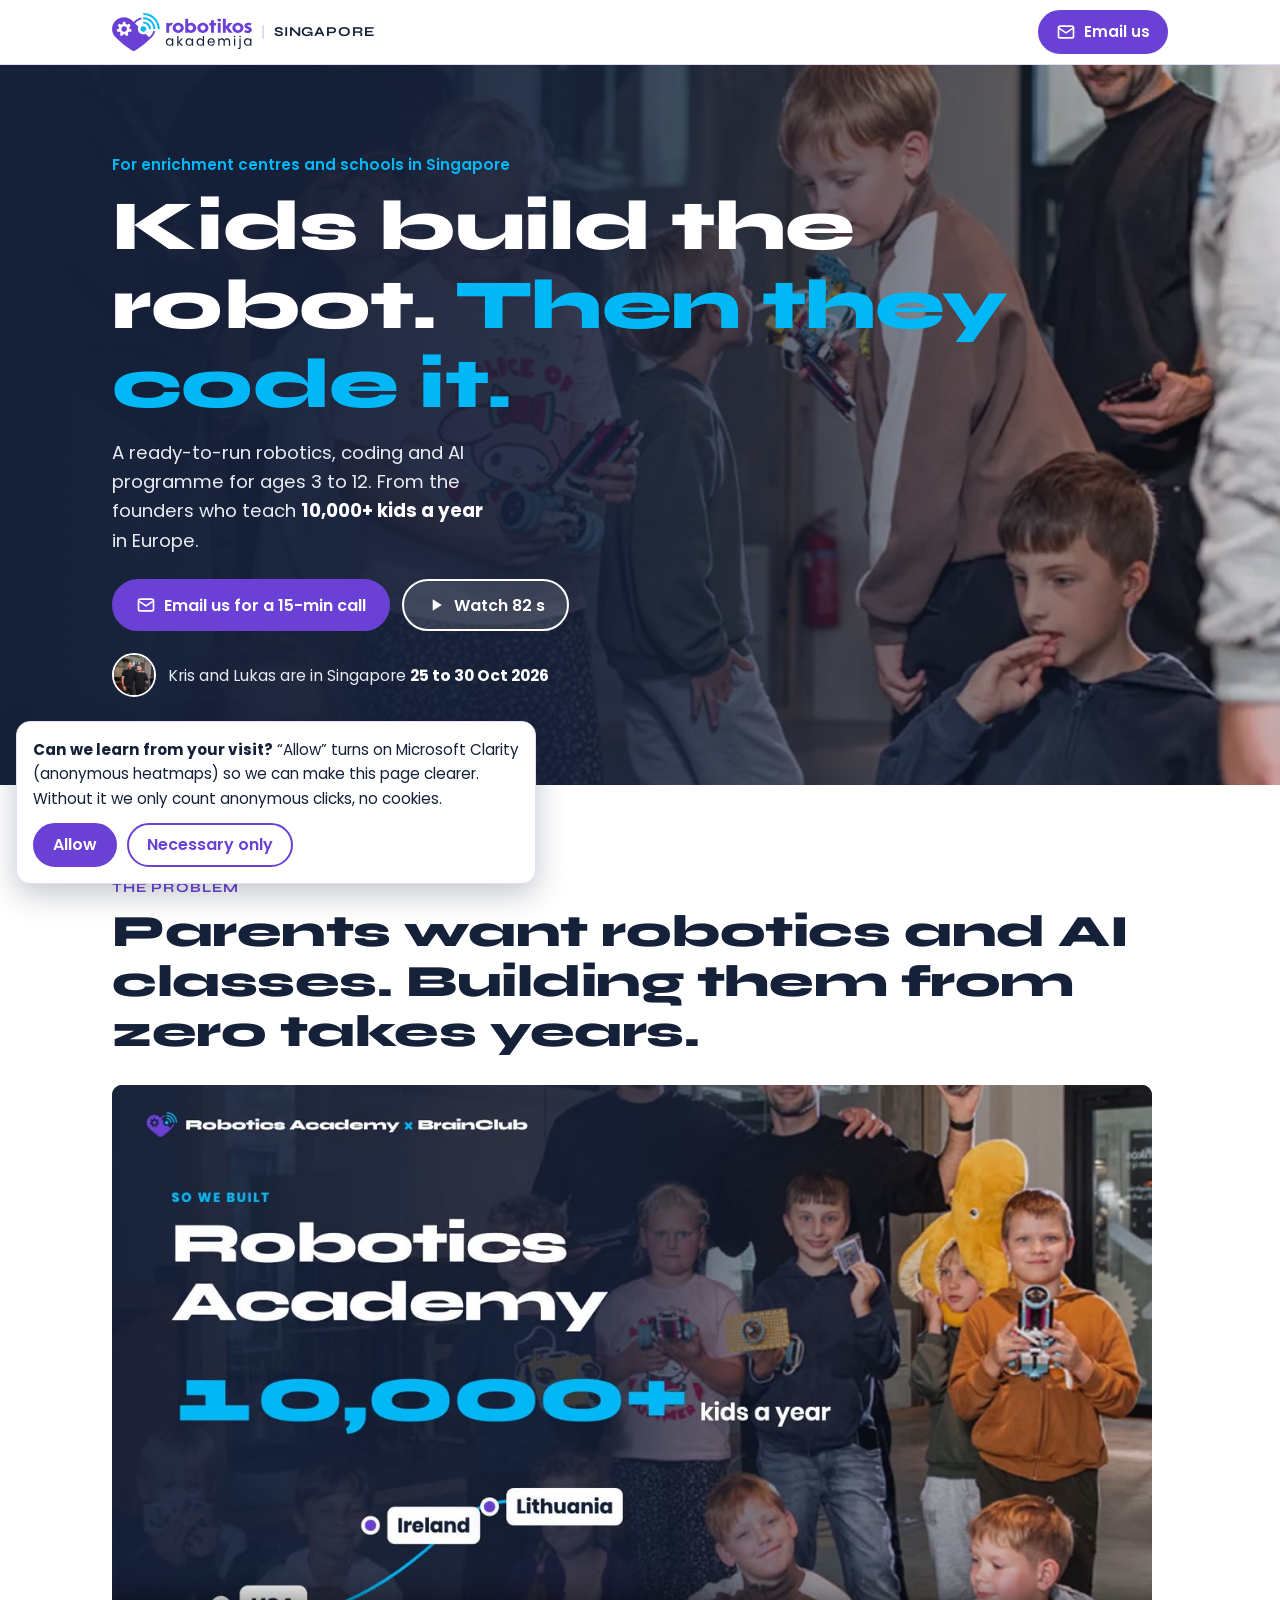
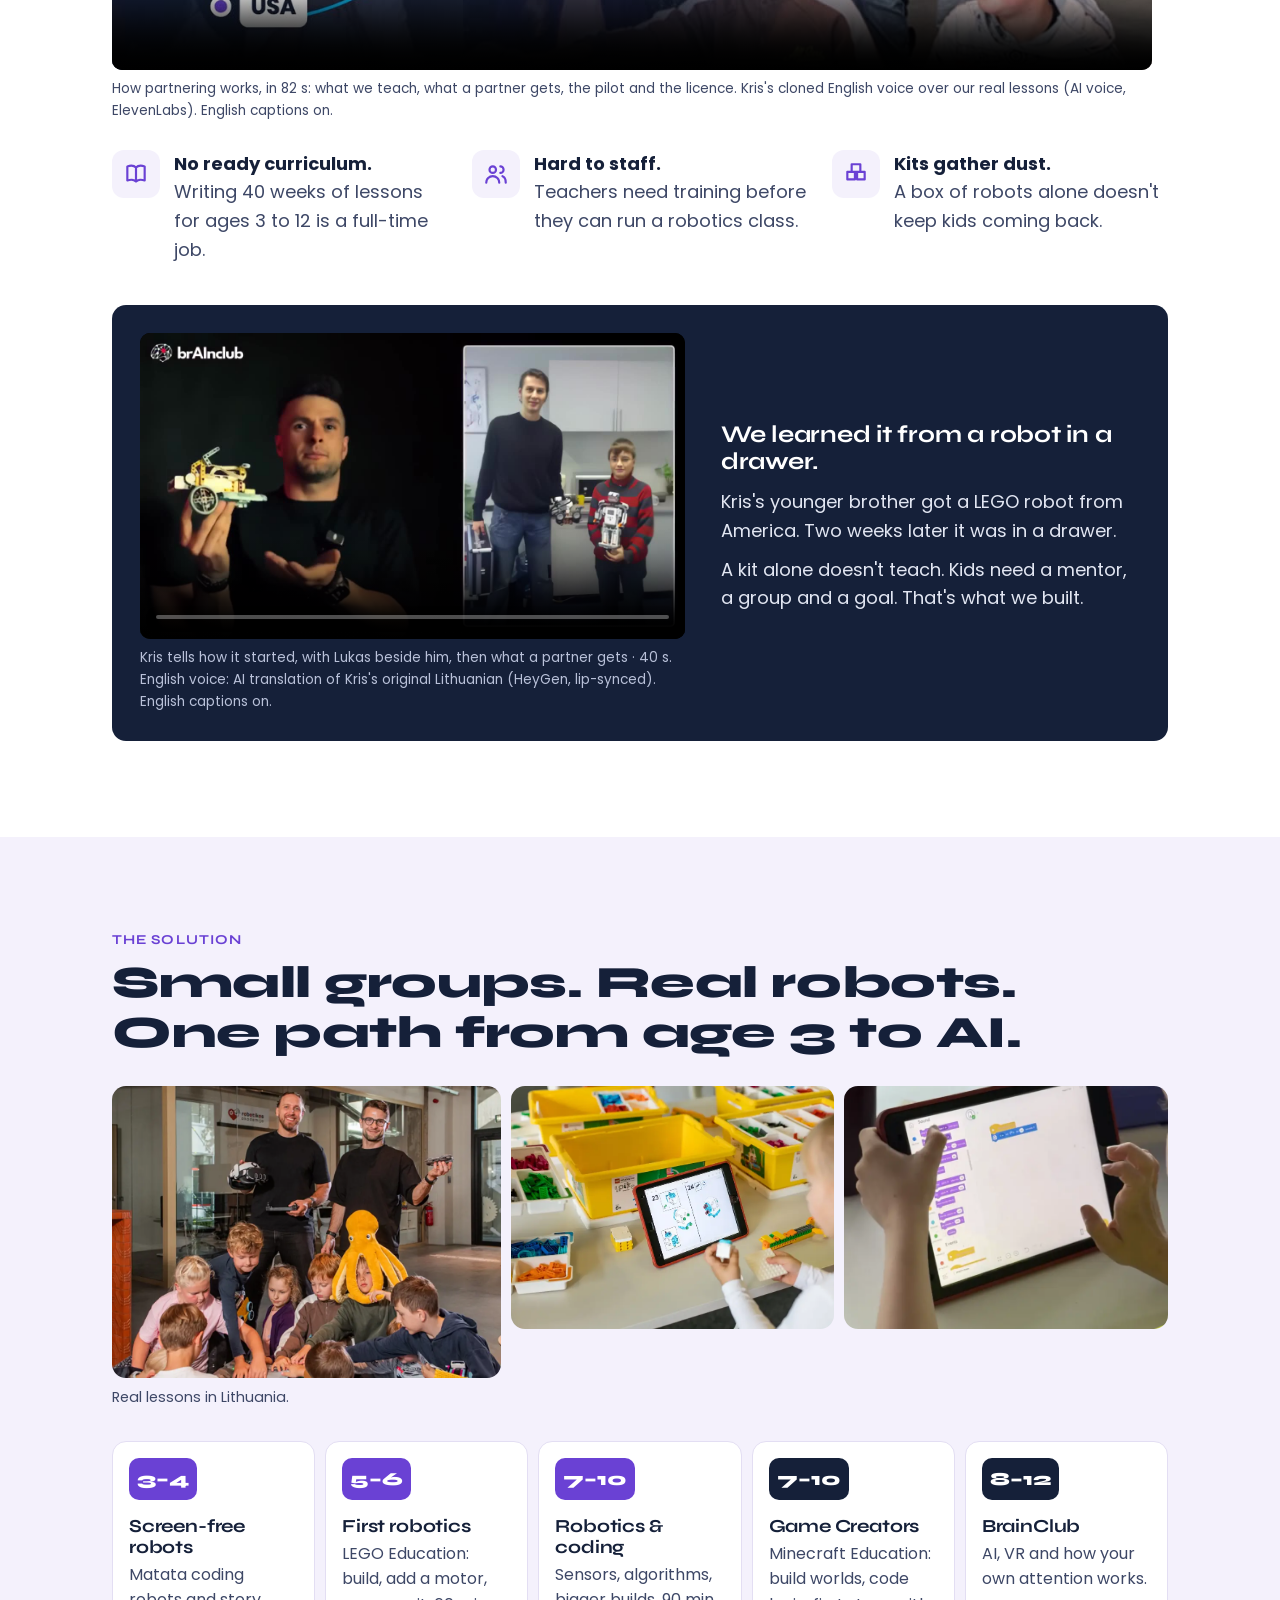
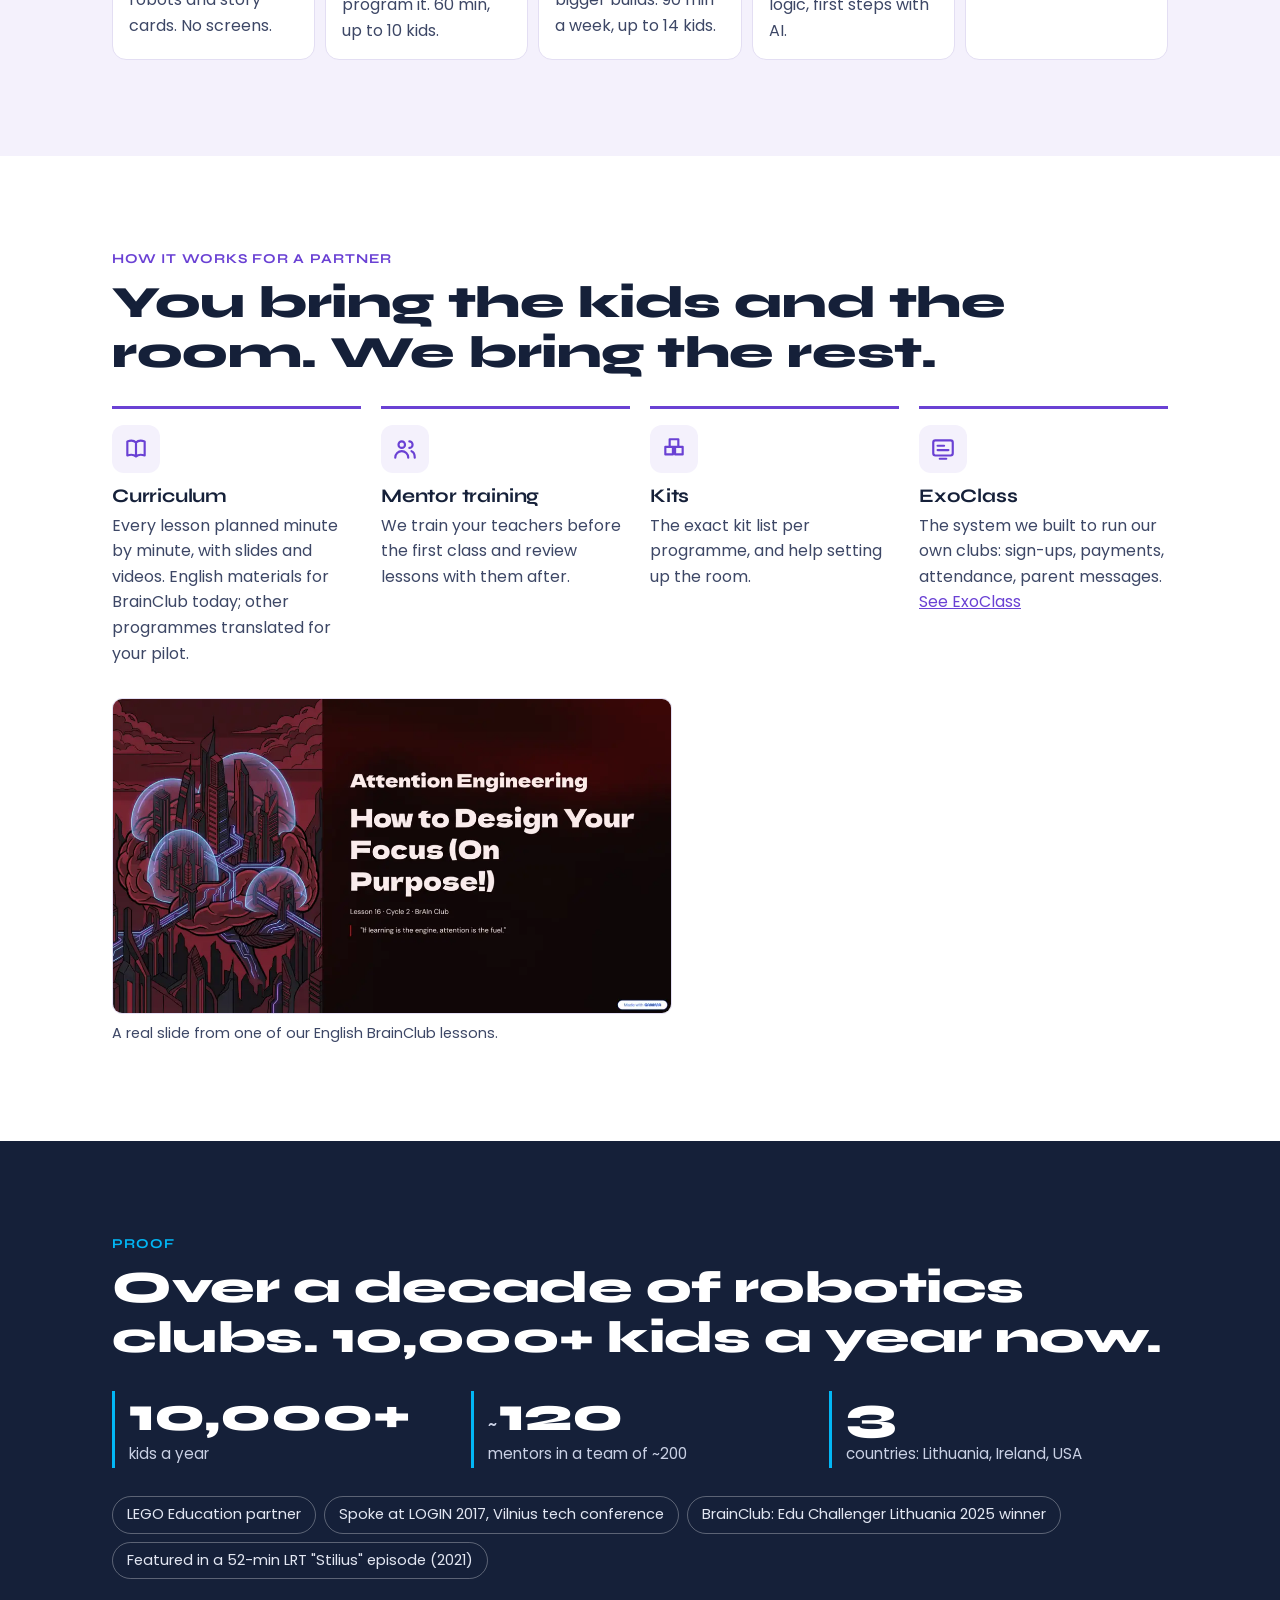
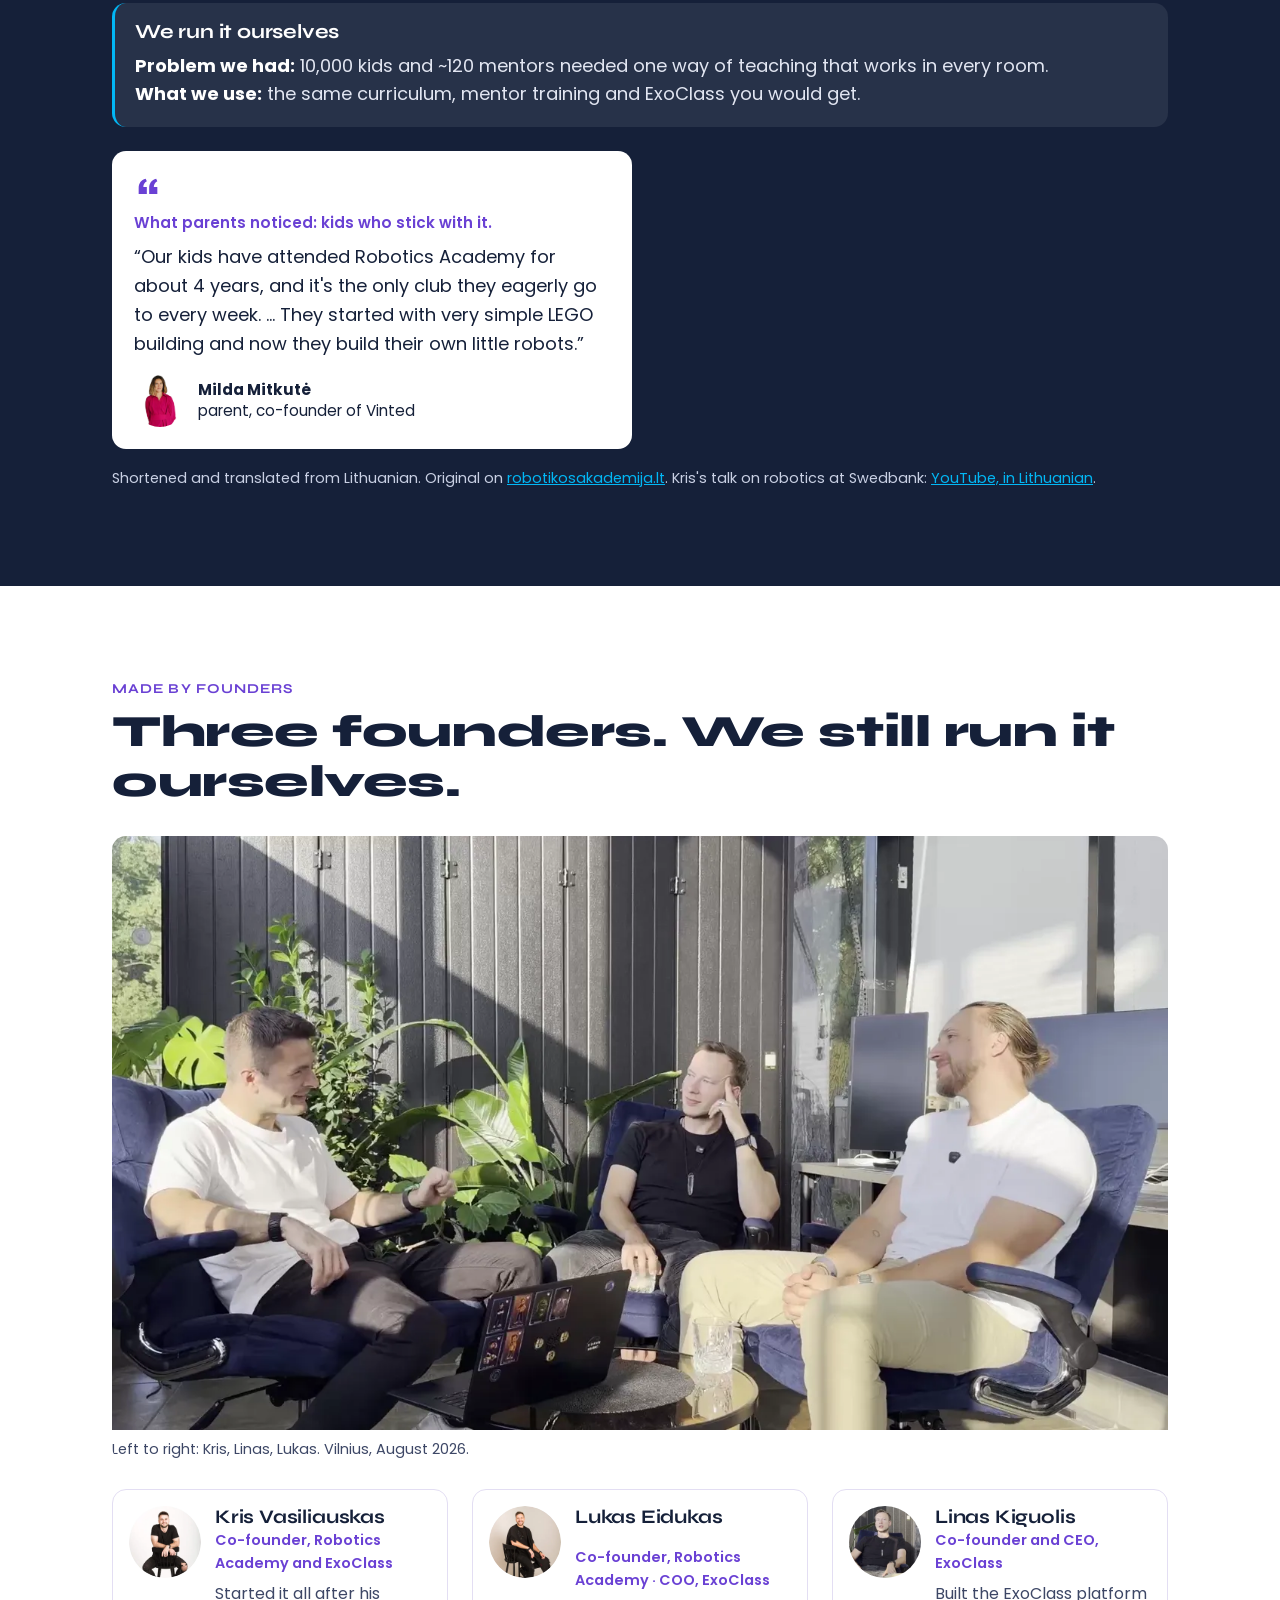
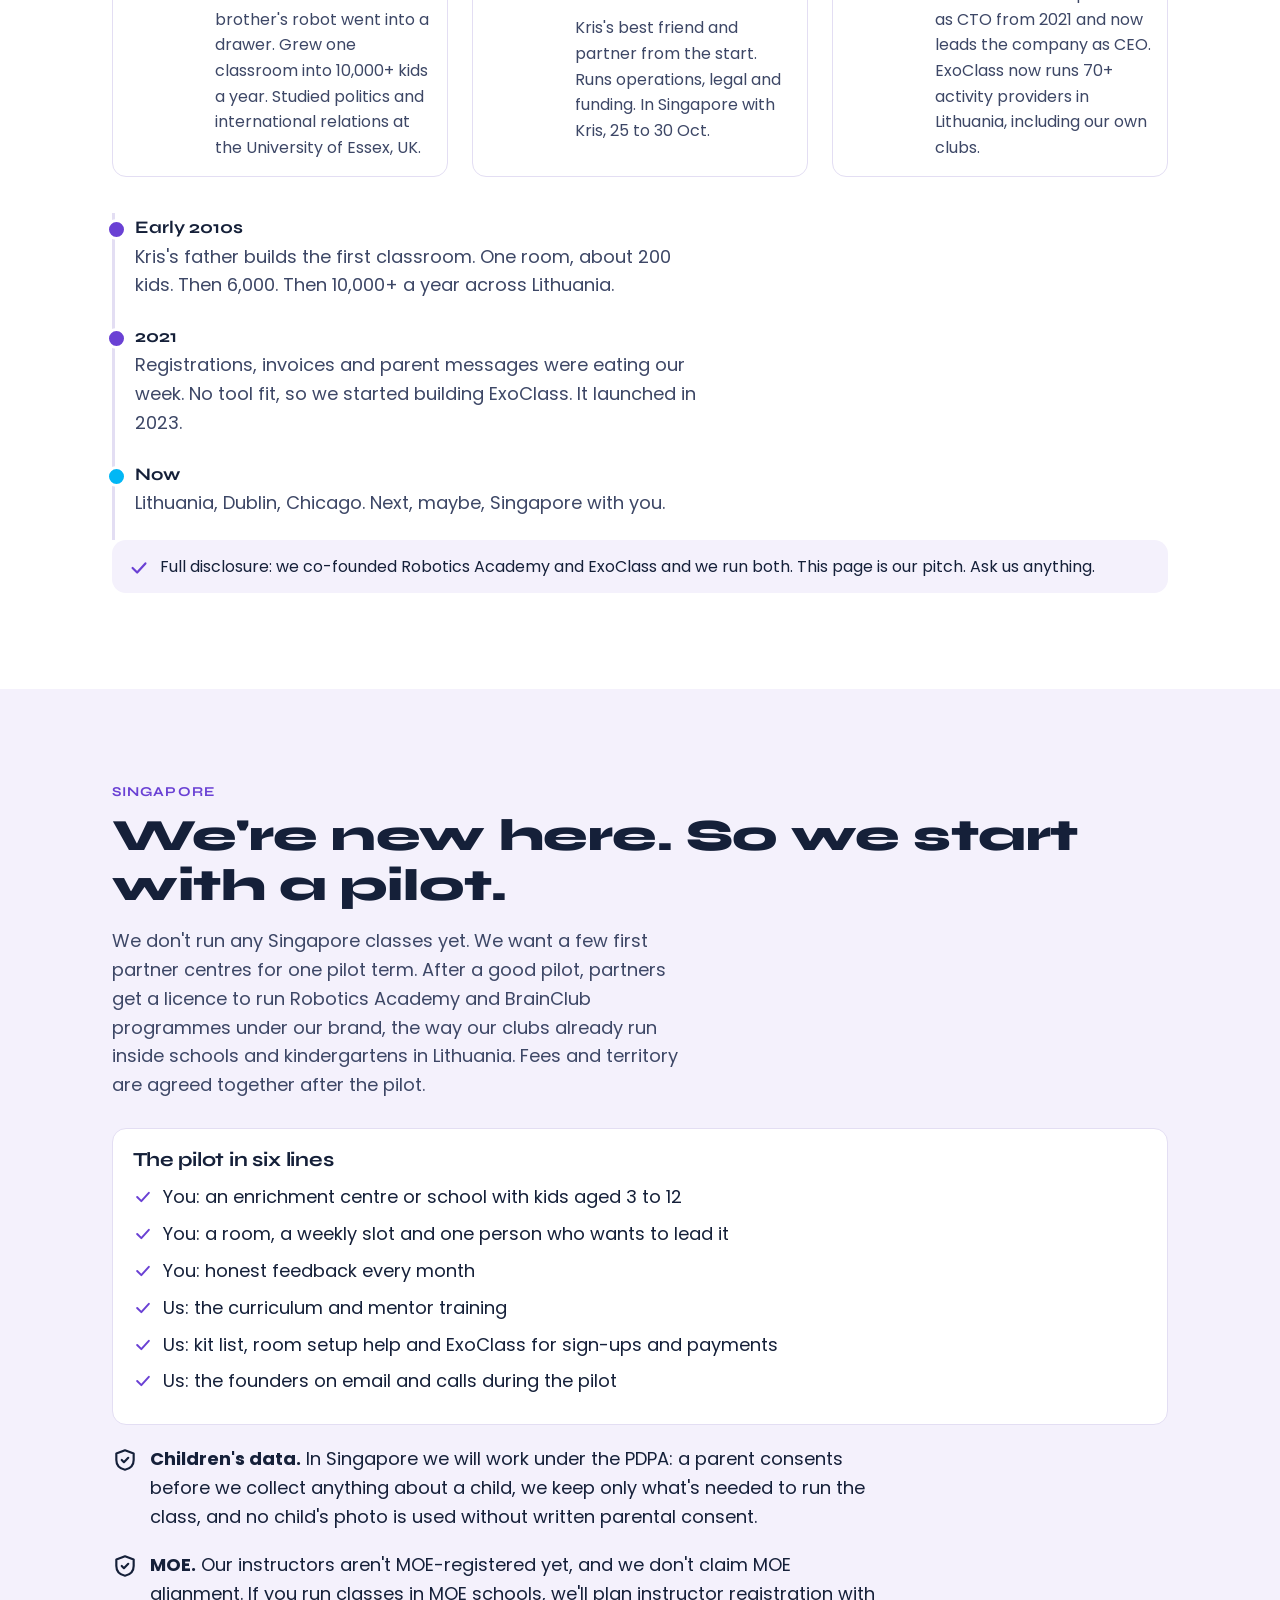
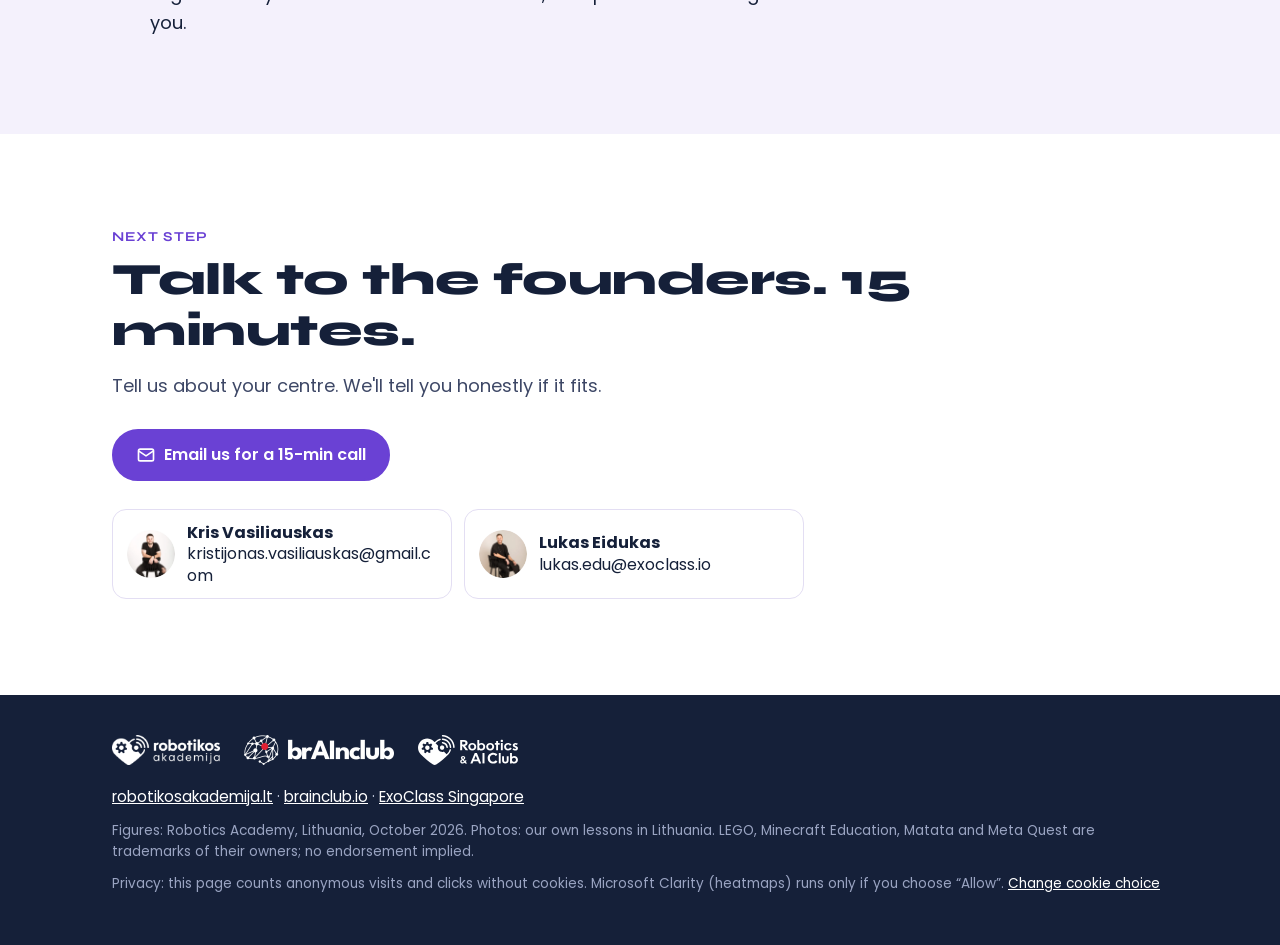
<file: index.html>
<!doctype html>
<html lang="en">
<head>
<meta charset="utf-8">
<meta name="viewport" content="width=device-width, initial-scale=1, viewport-fit=cover">
<title>Robotics Academy · Singapore</title>
<meta name="description" content="A ready-to-run robotics, coding and AI programme for Singapore enrichment centres and schools, ages 3 to 12. From the founders who teach 10,000+ kids a year in Europe.">
<meta name="robots" content="noindex">
<meta name="theme-color" content="#152039">
<meta property="og:type" content="website">
<meta property="og:title" content="Robotics Academy · Singapore pilot partners">
<meta property="og:description" content="Kids build the robot, then they code it. 10,000+ kids a year in Europe. Now looking for our first Singapore partner centres.">
<meta property="og:image" content="https://krisvas333.github.io/ra-singapore/og.jpg">
<meta property="og:image:width" content="1200">
<meta property="og:image:height" content="630">
<meta name="twitter:card" content="summary_large_image">
<link rel="icon" href="favicon.svg" type="image/svg+xml">
<link rel="apple-touch-icon" href="apple-touch-icon.png">
<link rel="preconnect" href="https://fonts.googleapis.com">
<link rel="preconnect" href="https://fonts.gstatic.com" crossorigin>
<link href="https://fonts.googleapis.com/css2?family=Poppins:wght@400;500;600&family=Syne:wght@700;800&display=swap" rel="stylesheet">
<link rel="preload" as="image" href="assets/img/kids-7991.webp" fetchpriority="high">
<link rel="stylesheet" href="css/style.css">
<!-- Tracking (rule 16): track.js = anonymous cookieless events · Microsoft Clarity only after "Allow" (js/consent.js) -->
<script defer src="https://krisvas333.github.io/neuron-ar/track.js" data-brand="ra" data-artifact="singapore" data-kind="landing"></script>
<script defer src="js/consent.js"></script>
</head>
<body>
<a class="skip" href="#main">Skip to content</a>

<svg width="0" height="0" style="position:absolute" aria-hidden="true">
  <defs>
    <symbol id="i-play" viewBox="0 0 24 24"><path d="M8 5v14l11-7z" fill="currentColor"/></symbol>
    <symbol id="i-arrow" viewBox="0 0 24 24"><path d="M5 12h14M13 6l6 6-6 6" fill="none" stroke="currentColor" stroke-width="2" stroke-linecap="round" stroke-linejoin="round"/></symbol>
    <symbol id="i-wa" viewBox="0 0 24 24"><path d="M4 20l1.3-4A8 8 0 1 1 8 18.7z" fill="none" stroke="currentColor" stroke-width="2" stroke-linejoin="round"/><path d="M9 9c0 3 3 6 6 6l1-1.5-2-1-1 1c-1-.5-2-1.5-2.5-2.5l1-1-1-2z" fill="currentColor"/></symbol>
    <symbol id="i-mail" viewBox="0 0 24 24"><rect x="3" y="5" width="18" height="14" rx="2" fill="none" stroke="currentColor" stroke-width="2"/><path d="M3 7l9 6 9-6" fill="none" stroke="currentColor" stroke-width="2" stroke-linejoin="round"/></symbol>
    <symbol id="i-book" viewBox="0 0 24 24"><path d="M4 5c3-1 6-1 8 1 2-2 5-2 8-1v13c-3-1-6-1-8 1-2-2-5-2-8-1z M12 6v13" fill="none" stroke="currentColor" stroke-width="2" stroke-linejoin="round"/></symbol>
    <symbol id="i-people" viewBox="0 0 24 24"><circle cx="9" cy="8" r="3" fill="none" stroke="currentColor" stroke-width="2"/><path d="M3 20c0-3.5 2.7-6 6-6s6 2.5 6 6M16 5a3 3 0 0 1 0 6M18 14c2 .7 3 2.8 3 6" fill="none" stroke="currentColor" stroke-width="2" stroke-linecap="round"/></symbol>
    <symbol id="i-blocks" viewBox="0 0 24 24"><path d="M4 10h7v7H4zM13 10h7v7h-7zM8 3h8v7H8z" fill="none" stroke="currentColor" stroke-width="2" stroke-linejoin="round"/></symbol>
    <symbol id="i-app" viewBox="0 0 24 24"><rect x="3" y="4" width="18" height="14" rx="2" fill="none" stroke="currentColor" stroke-width="2"/><path d="M7 9h6M7 13h10M9 21h6" fill="none" stroke="currentColor" stroke-width="2" stroke-linecap="round"/></symbol>
    <symbol id="i-shield" viewBox="0 0 24 24"><path d="M12 3l8 3v6c0 5-3.5 8-8 9-4.5-1-8-4-8-9V6z M9 12l2 2 4-4" fill="none" stroke="currentColor" stroke-width="2" stroke-linejoin="round" stroke-linecap="round"/></symbol>
    <symbol id="i-check" viewBox="0 0 24 24"><path d="M5 12l5 5 9-10" fill="none" stroke="currentColor" stroke-width="2.4" stroke-linecap="round" stroke-linejoin="round"/></symbol>
    <symbol id="i-quote" viewBox="0 0 24 24"><path d="M4 18v-5c0-4 2-7 6-8l1 2c-2 1-3 3-3 5h3v6zM13 18v-5c0-4 2-7 6-8l1 2c-2 1-3 3-3 5h3v6z" fill="currentColor"/></symbol>
  </defs>
</svg>

<header class="nav">
  <div class="wrap nav-in">
    <a class="brand" href="#top" aria-label="Robotics Academy, top of page">
      <img src="assets/logos/ra.svg" alt="Robotikos Akademija (Robotics Academy)" width="130" height="36">
      <span class="brand-sg">Singapore</span>
    </a>
    <a class="btn btn-sm" href="mailto:kristijonas.vasiliauskas@gmail.com?cc=lukas.edu@exoclass.io&amp;subject=15-min%20call%3A%20Robotics%20Academy%20Singapore&amp;body=Hi%20Kris%20and%20Lukas%2C%0A%0AI%27d%20like%20a%2015-min%20call.%0A%0ACentre%20or%20school%3A%20%0AMy%20role%3A%20%0ABest%20time%20(SGT)%3A%20" data-cta="nav-call"><svg><use href="#i-mail"/></svg>Email us</a>
  </div>
</header>

<main id="main">

<!-- 1 · HOOK -->
<section class="hero" id="top">
  <div class="hero-media">
    <img src="assets/img/kids-7991.webp" alt="Children laughing as a robot dog walks between them, holding LEGO robots they built" width="960" height="1200" fetchpriority="high">
  </div>
  <div class="wrap hero-in">
    <p class="kicker">For enrichment centres and schools in Singapore</p>
    <h1 class="h1">Kids build the robot. <em>Then they code it.</em></h1>
    <p class="lead">A ready-to-run robotics, coding and AI programme for ages 3 to 12. From the founders who teach <b>10,000+ kids a year</b> in Europe.</p>
    <div class="cta-row">
      <a class="btn" href="mailto:kristijonas.vasiliauskas@gmail.com?cc=lukas.edu@exoclass.io&amp;subject=15-min%20call%3A%20Robotics%20Academy%20Singapore&amp;body=Hi%20Kris%20and%20Lukas%2C%0A%0AI%27d%20like%20a%2015-min%20call.%0A%0ACentre%20or%20school%3A%20%0AMy%20role%3A%20%0ABest%20time%20(SGT)%3A%20" data-cta="hero-call"><svg><use href="#i-mail"/></svg>Email us for a 15-min call</a>
      <a class="btn btn-wa js-wa" hidden data-cta="hero-whatsapp"><svg><use href="#i-wa"/></svg>WhatsApp</a>
      <a class="btn btn-ghost" href="#explainer" data-cta="hero-watch"><svg><use href="#i-play"/></svg>Watch 82 s</a>
    </div>
    <p class="here"><img src="assets/img/founders-together.webp" alt="" width="48" height="48"><span>Kris and Lukas are in Singapore <b>25 to 30 Oct 2026</b></span></p>
  </div>
</section>

<!-- 2 · PROBLEM -->
<section class="sec" id="problem">
  <div class="wrap">
    <p class="eyebrow">The problem</p>
    <h2 class="h2">Parents want robotics and AI classes. Building them from zero takes years.</h2>
    <figure class="vid explainer" id="explainer">
      <video controls playsinline preload="none" poster="assets/video/ra-explainer-poster.jpg" data-vid="ra-explainer" width="1920" height="1080">
        <source src="assets/video/ra-explainer.mp4" type="video/mp4">
        <track kind="captions" src="assets/video/ra-explainer.en.vtt" srclang="en" label="English" default>
      </video>
      <figcaption>How partnering works, in 82 s: what we teach, what a partner gets, the pilot and the licence. Kris's cloned English voice over our real lessons (AI voice, ElevenLabs). English captions on.</figcaption>
    </figure>

    <ul class="pains">
      <li><span class="ic"><svg><use href="#i-book"/></svg></span><p><b>No ready curriculum.</b> Writing 40 weeks of lessons for ages 3 to 12 is a full-time job.</p></li>
      <li><span class="ic"><svg><use href="#i-people"/></svg></span><p><b>Hard to staff.</b> Teachers need training before they can run a robotics class.</p></li>
      <li><span class="ic"><svg><use href="#i-blocks"/></svg></span><p><b>Kits gather dust.</b> A box of robots alone doesn't keep kids coming back.</p></li>
    </ul>

    <div class="story">
      <figure class="vid">
        <video controls playsinline preload="none" poster="assets/video/robot-drawer-poster.jpg" data-vid="robot-drawer" width="1280" height="720">
          <source src="assets/video/robot-drawer.mp4" type="video/mp4">
          <track kind="captions" src="assets/video/robot-drawer.en.vtt" srclang="en" label="English" default>
        </video>
        <figcaption>Kris tells how it started, with Lukas beside him, then what a partner gets · 40 s. English voice: AI translation of Kris's original Lithuanian (HeyGen, lip-synced). English captions on.</figcaption>
      </figure>
      <div class="story-t">
        <h3>We learned it from a robot in a drawer.</h3>
        <p>Kris's younger brother got a LEGO robot from America. Two weeks later it was in a drawer.</p>
        <p>A kit alone doesn't teach. Kids need a mentor, a group and a goal. That's what we built.</p>
      </div>
    </div>
  </div>
</section>

<!-- 3 · SOLUTION -->
<section class="sec sec-tint" id="solution">
  <div class="wrap">
    <p class="eyebrow">The solution</p>
    <h2 class="h2">Small groups. Real robots. One path from age 3 to AI.</h2>
    <div class="photos">
      <figure><img loading="lazy" src="assets/img/kids-7955.webp" alt="Children huddled around robot dogs and the LEGO robots they built" width="960" height="1200"></figure>
      <figure><img loading="lazy" src="assets/img/foto-rankos-kaladeles.webp" alt="A young child building with LEGO Education bricks next to a tablet" width="1000" height="667"></figure>
      <figure><img loading="lazy" src="assets/img/foto-planstete-rankos.webp" alt="A child's hands coding with blocks on a tablet" width="750" height="1000"></figure>
    </div>
    <p class="hint">Real lessons in Lithuania.</p>

    <ol class="ladder">
      <li><span class="age">3–4</span><div><h3>Screen-free robots</h3><p>Matata coding robots and story cards. No screens.</p></div></li>
      <li><span class="age">5–6</span><div><h3>First robotics</h3><p>LEGO Education: build, add a motor, program it. 60 min, up to 10 kids.</p></div></li>
      <li><span class="age">7–10</span><div><h3>Robotics &amp; coding</h3><p>Sensors, algorithms, bigger builds. 90 min a week, up to 14 kids.</p></div></li>
      <li><span class="age">7–10</span><div><h3>Game Creators</h3><p>Minecraft Education: build worlds, code logic, first steps with AI.</p></div></li>
      <li><span class="age">8–12</span><div><h3>BrainClub</h3><p>AI, VR and how your own attention works.</p></div></li>
    </ol>
  </div>
</section>

<!-- 4 · HOW A PARTNER RUNS IT -->
<section class="sec" id="how">
  <div class="wrap">
    <p class="eyebrow">How it works for a partner</p>
    <h2 class="h2">You bring the kids and the room. We bring the rest.</h2>
    <ul class="kit">
      <li><span class="ic"><svg><use href="#i-book"/></svg></span><h3>Curriculum</h3><p>Every lesson planned minute by minute, with slides and videos. English materials for BrainClub today; other programmes translated for your pilot.</p></li>
      <li><span class="ic"><svg><use href="#i-people"/></svg></span><h3>Mentor training</h3><p>We train your teachers before the first class and review lessons with them after.</p></li>
      <li><span class="ic"><svg><use href="#i-blocks"/></svg></span><h3>Kits</h3><p>The exact kit list per programme, and help setting up the room.</p></li>
      <li><span class="ic"><svg><use href="#i-app"/></svg></span><h3>ExoClass</h3><p>The system we built to run our own clubs: sign-ups, payments, attendance, parent messages. <a href="https://krisvas333.github.io/exoclass-singapore/?src=ra-sg" target="_blank" rel="noopener" data-cta="exoclass-sg">See ExoClass</a></p></li>
    </ul>

    <figure class="slide1">
      <img loading="lazy" src="assets/img/bc-l16-s1.webp" alt="Slide from a BrainClub lesson: Attention Engineering, how to design your focus" width="1100" height="619">
      <figcaption>A real slide from one of our English BrainClub lessons.</figcaption>
    </figure>
  </div>
</section>

<!-- 5 · PROOF -->
<section class="sec sec-navy" id="proof">
  <div class="wrap">
    <p class="eyebrow eyebrow-light">Proof</p>
    <h2 class="h2">Over a decade of robotics clubs. 10,000+ kids a year now.</h2>
    <div class="stats">
      <div><b>10,000+</b><span>kids a year</span></div>
      <div><b><span class="approx">~</span>120</b><span>mentors in a team of ~200</span></div>
      <div><b>3</b><span>countries: Lithuania, Ireland, USA</span></div>
    </div>
    <ul class="creds">
      <li>LEGO Education partner</li>
      <li>Spoke at LOGIN 2017, Vilnius tech conference</li>
      <li>BrainClub: Edu Challenger Lithuania 2025 winner</li>
      <li>Featured in a 52-min LRT "Stilius" episode (2021)</li>
    </ul>
    <div class="operator">
      <h3>We run it ourselves</h3>
      <p><b>Problem we had:</b> 10,000 kids and ~120 mentors needed one way of teaching that works in every room.</p>
      <p><b>What we use:</b> the same curriculum, mentor training and ExoClass you would get.</p>
    </div>

    <div class="quotes">
      <blockquote class="quote">
        <svg class="qmark"><use href="#i-quote"/></svg>
        <p class="prob">What parents noticed: kids who stick with it.</p>
        <p>“Our kids have attended Robotics Academy for about 4 years, and it's the only club they eagerly go to every week. … They started with very simple LEGO building and now they build their own little robots.”</p>
        <footer><img loading="lazy" src="assets/img/quote-milda.webp" alt="" width="56" height="56"><span><b>Milda Mitkutė</b><br>parent, co-founder of Vinted</span></footer>
      </blockquote>
    </div>
    <p class="note">Shortened and translated from Lithuanian. Original on <a href="https://robotikosakademija.lt" target="_blank" rel="noopener" data-cta="ra-site">robotikosakademija.lt</a>. Kris's talk on robotics at Swedbank: <a href="https://www.youtube.com/watch?v=sN1mabXGkD4" target="_blank" rel="noopener" data-cta="swedbank-talk">YouTube, in Lithuanian</a>.</p>
  </div>
</section>

<!-- 6 · MADE BY FOUNDERS -->
<section class="sec" id="founders">
  <div class="wrap">
    <p class="eyebrow">Made by founders</p>
    <h2 class="h2">Three founders. We still run it ourselves.</h2>
    <figure class="trio">
      <img loading="lazy" src="assets/img/founders-trio.webp" alt="Kris, Linas and Lukas laughing during an interview" width="1400" height="788">
      <figcaption>Left to right: Kris, Linas, Lukas. Vilnius, August 2026.</figcaption>
    </figure>

    <div class="people">
      <article class="person">
        <img loading="lazy" src="assets/img/kris.webp" alt="Kris Vasiliauskas" width="400" height="400">
        <h3>Kris Vasiliauskas</h3>
        <p class="role">Co-founder, Robotics Academy and ExoClass</p>
        <p>Started it all after his brother's robot went into a drawer. Grew one classroom into 10,000+ kids a year. Studied politics and international relations at the University of Essex, UK.</p>
      </article>
      <article class="person">
        <img loading="lazy" src="assets/img/lukas.webp" alt="Lukas Eidukas" width="400" height="400">
        <h3>Lukas Eidukas</h3>
        <p class="role">Co-founder, Robotics Academy · COO, ExoClass</p>
        <p>Kris's best friend and partner from the start. Runs operations, legal and funding. In Singapore with Kris, 25 to 30 Oct.</p>
      </article>
      <article class="person">
        <img loading="lazy" src="assets/img/linas.webp" alt="Linas Kiguolis" width="400" height="400">
        <h3>Linas Kiguolis</h3>
        <p class="role">Co-founder and CEO, ExoClass</p>
        <p>Built the ExoClass platform as CTO from 2021 and now leads the company as CEO. ExoClass now runs 70+ activity providers in Lithuania, including our own clubs.</p>
      </article>
    </div>

    <ol class="timeline">
      <li><b>Early 2010s</b><p>Kris's father builds the first classroom. One room, about 200 kids. Then 6,000. Then 10,000+ a year across Lithuania.</p></li>
      <li><b>2021</b><p>Registrations, invoices and parent messages were eating our week. No tool fit, so we started building ExoClass. It launched in 2023.</p></li>
      <li><b>Now</b><p>Lithuania, Dublin, Chicago. Next, maybe, Singapore with you.</p></li>
    </ol>
    <p class="disclose"><svg><use href="#i-check"/></svg> Full disclosure: we co-founded Robotics Academy and ExoClass and we run both. This page is our pitch. Ask us anything.</p>
  </div>
</section>

<!-- 7 · SINGAPORE -->
<section class="sec sec-tint" id="singapore">
  <div class="wrap">
    <p class="eyebrow">Singapore</p>
    <h2 class="h2">We're new here. So we start with a pilot.</h2>
    <p class="sub">We don't run any Singapore classes yet. We want a few first partner centres for one pilot term. After a good pilot, partners get a licence to run Robotics Academy and BrainClub programmes under our brand, the way our clubs already run inside schools and kindergartens in Lithuania. Fees and territory are agreed together after the pilot.</p>
    <div class="box">
      <h3>The pilot in six lines</h3>
      <ul class="ticks">
        <li><svg><use href="#i-check"/></svg>You: an enrichment centre or school with kids aged 3 to 12</li>
        <li><svg><use href="#i-check"/></svg>You: a room, a weekly slot and one person who wants to lead it</li>
        <li><svg><use href="#i-check"/></svg>You: honest feedback every month</li>
        <li><svg><use href="#i-check"/></svg>Us: the curriculum and mentor training</li>
        <li><svg><use href="#i-check"/></svg>Us: kit list, room setup help and ExoClass for sign-ups and payments</li>
        <li><svg><use href="#i-check"/></svg>Us: the founders on email and calls during the pilot</li>
      </ul>
    </div>
    <p class="trust"><svg><use href="#i-shield"/></svg><span><b>Children's data.</b> In Singapore we will work under the PDPA: a parent consents before we collect anything about a child, we keep only what's needed to run the class, and no child's photo is used without written parental consent.</span></p>
    <p class="trust"><svg><use href="#i-shield"/></svg><span><b>MOE.</b> Our instructors aren't MOE-registered yet, and we don't claim MOE alignment. If you run classes in MOE schools, we'll plan instructor registration with you.</span></p>
  </div>
</section>

<!-- 8 · CTA -->
<section class="sec" id="talk">
  <div class="wrap talk">
    <p class="eyebrow">Next step</p>
    <h2 class="h2">Talk to the founders. 15 minutes.</h2>
    <p class="sub">Tell us about your centre. We'll tell you honestly if it fits.</p>
    <div class="cta-row">
      <a class="btn" href="mailto:kristijonas.vasiliauskas@gmail.com?cc=lukas.edu@exoclass.io&amp;subject=15-min%20call%3A%20Robotics%20Academy%20Singapore&amp;body=Hi%20Kris%20and%20Lukas%2C%0A%0AI%27d%20like%20a%2015-min%20call.%0A%0ACentre%20or%20school%3A%20%0AMy%20role%3A%20%0ABest%20time%20(SGT)%3A%20" data-cta="end-call"><svg><use href="#i-mail"/></svg>Email us for a 15-min call</a>
      <a class="btn btn-wa js-wa" hidden data-cta="end-whatsapp"><svg><use href="#i-wa"/></svg>WhatsApp</a>
    </div>
    <div class="contacts">
      <a href="mailto:kristijonas.vasiliauskas@gmail.com?cc=lukas.edu@exoclass.io&amp;subject=Robotics%20Academy%20Singapore" data-cta="mail-kris"><img loading="lazy" src="assets/img/kris.webp" alt="" width="48" height="48"><span><b>Kris Vasiliauskas</b><br>kristijonas.vasiliauskas@gmail.com</span></a>
      <a href="mailto:lukas.edu@exoclass.io?cc=kristijonas.vasiliauskas@gmail.com&amp;subject=Robotics%20Academy%20Singapore" data-cta="mail-lukas"><img loading="lazy" src="assets/img/lukas.webp" alt="" width="48" height="48"><span><b>Lukas Eidukas</b><br>lukas.edu@exoclass.io</span></a>
    </div>
  </div>
</section>

</main>

<footer class="foot">
  <div class="wrap">
    <div class="foot-logos">
      <img src="assets/logos/ra-white.png" alt="Robotikos Akademija" width="160" height="44" loading="lazy">
      <img src="assets/logos/bc-white.png" alt="BrainClub" width="140" height="28" loading="lazy">
      <img src="assets/logos/raic-white.svg" alt="Robotics &amp; AI Club" width="120" height="36" loading="lazy">
    </div>
    <p><a href="https://robotikosakademija.lt" target="_blank" rel="noopener" data-cta="foot-ra">robotikosakademija.lt</a> · <a href="https://brainclub.io" target="_blank" rel="noopener" data-cta="foot-bc">brainclub.io</a> · <a href="https://krisvas333.github.io/exoclass-singapore/?src=ra-sg" target="_blank" rel="noopener" data-cta="foot-exo">ExoClass Singapore</a></p>
    <p class="fine">Figures: Robotics Academy, Lithuania, October 2026. Photos: our own lessons in Lithuania. LEGO, Minecraft Education, Matata and Meta Quest are trademarks of their owners; no endorsement implied.</p>
    <p class="fine">Privacy: this page counts anonymous visits and clicks without cookies. Microsoft Clarity (heatmaps) runs only if you choose “Allow”. <button type="button" class="linkbtn" id="consentOpen">Change cookie choice</button></p>
  </div>
</footer>

<a class="sticky" href="mailto:kristijonas.vasiliauskas@gmail.com?cc=lukas.edu@exoclass.io&amp;subject=15-min%20call%3A%20Robotics%20Academy%20Singapore&amp;body=Hi%20Kris%20and%20Lukas%2C%0A%0AI%27d%20like%20a%2015-min%20call.%0A%0ACentre%20or%20school%3A%20%0AMy%20role%3A%20%0ABest%20time%20(SGT)%3A%20" data-cta="sticky-call"><svg><use href="#i-mail"/></svg>Email us for a 15-min call</a>

<script src="js/main.js" defer></script>
</body>
</html>
</file>
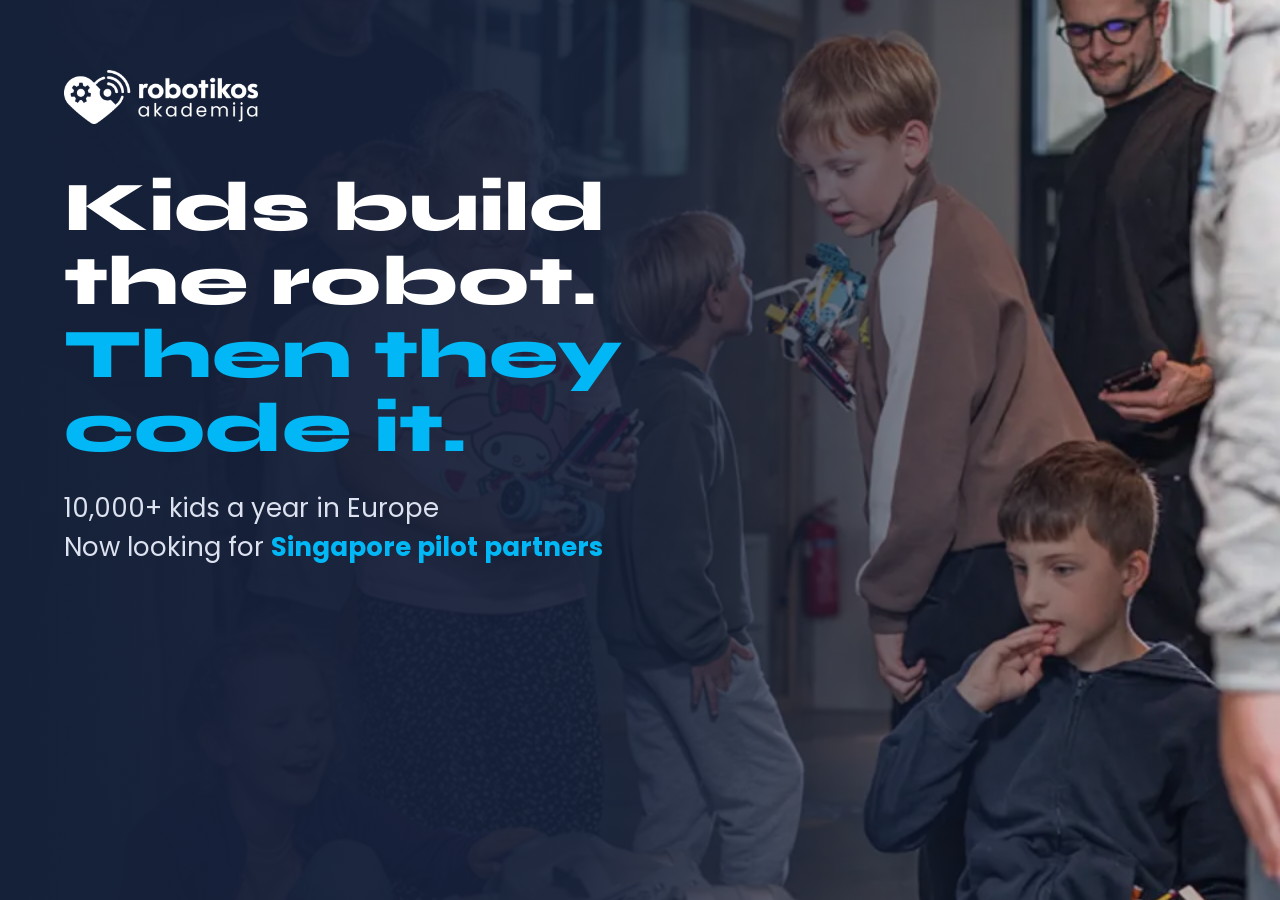
<file: tools/og-src.html>
<!doctype html><html><head><meta charset="utf-8"><link href="https://fonts.googleapis.com/css2?family=Poppins:wght@500&family=Syne:wght@800&display=swap" rel="stylesheet">
<style>body{margin:0;width:1200px;height:630px;overflow:hidden;font-family:Poppins,sans-serif}
.bg{position:absolute;inset:0;background:url(../assets/img/kids-7991.webp) center 30%/cover}
.g{position:absolute;inset:0;background:linear-gradient(90deg,#152039 0%,rgba(21,32,57,.92) 45%,rgba(21,32,57,.1) 100%)}
.t{position:absolute;left:64px;top:70px;width:720px;color:#fff}
img.l{height:54px;margin-bottom:40px}
h1{font:800 70px/1.05 Syne,sans-serif;margin:0 0 24px}h1 em{font-style:normal;color:#02B7F5}
p{font-size:26px;margin:0;color:#DDE2F0}b{color:#02B7F5}</style></head><body>
<div class="bg"></div><div class="g"></div><div class="t"><img class="l" src="../assets/logos/ra-white.png"><h1>Kids build the robot. <em>Then they code it.</em></h1>
<p>10,000+ kids a year in Europe<br>Now looking for <b>Singapore pilot partners</b></p></div></body></html>
</file>
<file: css/style.css>
/* Robotics Academy · Singapore partner page (v3, 2026-10-23)
   RA brand: Syne (display) + Poppins (body) · purple #6A41D4 · navy #152039 · cyan #02B7F5
   Light page, dyslexia-first: 18px body, 1.6 line height, left-aligned, short lines. */
:root{
  --purple:#6A41D4;--purple-d:#5532B8;--navy:#152039;--cyan:#02B7F5;--wa:#128C4B;
  --ink:#152039;--ink-2:#3D4766;--bg:#FFFFFF;--tint:#F4F1FC;--line:#E3DEF3;
  --r:14px;--fd:"Syne",system-ui,sans-serif;--fb:"Poppins",system-ui,sans-serif;
}
*{box-sizing:border-box}
[hidden]{display:none!important}
html{scroll-behavior:smooth;-webkit-text-size-adjust:100%}
@media (prefers-reduced-motion:reduce){html{scroll-behavior:auto}}
body{margin:0;background:var(--bg);color:var(--ink);font:400 1.125rem/1.6 var(--fb);overflow-x:hidden}
img,video,svg{display:block;max-width:100%}
img,video{height:auto}
a{color:var(--purple)}
h1,h2,h3{font-family:var(--fd);line-height:1.12;margin:0;letter-spacing:-.01em}
p,ul,ol,figure,blockquote{margin:0}
ul,ol{padding:0;list-style:none}
.wrap{width:100%;max-width:1120px;margin:0 auto;padding:0 16px}
@media (min-width:720px){.wrap{padding:0 32px}}
.skip{position:absolute;left:-999px;top:8px;background:#fff;padding:8px 12px;z-index:100}
.skip:focus{left:8px}
:focus-visible{outline:3px solid var(--cyan);outline-offset:2px}

/* buttons */
.btn{display:inline-flex;align-items:center;justify-content:center;gap:8px;min-height:52px;padding:12px 22px;border-radius:999px;background:var(--purple);color:#fff;font:600 1rem/1.2 var(--fb);text-decoration:none;border:2px solid var(--purple);cursor:pointer;transition:background .2s,transform .2s}
.btn:hover{background:var(--purple-d);transform:translateY(-1px)}
.btn svg{width:20px;height:20px;flex:none}
.btn-sm{min-height:44px;padding:8px 16px;font-size:.95rem;white-space:nowrap}
.btn-wa{background:var(--wa);border-color:var(--wa)}
.btn-wa:hover{background:#0E7340}
.btn-ghost{background:rgba(255,255,255,.12);border-color:#fff;color:#fff}
.btn-ghost:hover{background:rgba(255,255,255,.25)}
.cta-row{display:flex;flex-wrap:wrap;gap:12px}

/* nav */
.nav{position:sticky;top:0;z-index:50;background:rgba(255,255,255,.96);border-bottom:1px solid var(--line)}
.nav-in{display:flex;align-items:center;justify-content:space-between;gap:12px;height:64px}
.brand{display:flex;align-items:center;gap:10px;text-decoration:none;min-width:0}
.brand img{width:104px}
.brand-sg{font:700 .85rem/1 var(--fd);color:var(--navy);border-left:2px solid var(--line);padding-left:10px;text-transform:uppercase;letter-spacing:.06em}
@media (min-width:720px){.brand img{width:140px}}
@media (max-width:400px){.brand img{width:92px}.brand-sg{font-size:.72rem;padding-left:8px}.nav .btn-sm{padding:8px 12px}}

/* hero: photo on top on phones, text over photo on desktop */
.hero{position:relative;color:#fff;background:var(--navy);overflow:hidden}
.hero-media{position:relative;aspect-ratio:4/3;overflow:hidden}
.hero-media img{width:100%;height:100%;object-fit:cover;object-position:50% 30%}
.hero-media::after{content:"";position:absolute;inset:0;background:linear-gradient(180deg,rgba(21,32,57,0) 55%,#152039 100%)}
.hero-in{position:relative;padding-top:4px;padding-bottom:36px}
@media (min-width:900px){
  .hero{min-height:min(calc(100svh - 64px),720px);display:flex;align-items:center}
  .hero-media{position:absolute;inset:0;aspect-ratio:auto}
  .hero-media::after{background:linear-gradient(90deg,#152039 0%,rgba(21,32,57,.9) 42%,rgba(21,32,57,.15) 100%)}
  .hero-in{padding-top:64px;padding-bottom:64px}
}
.kicker{font-weight:600;font-size:.95rem;color:var(--cyan)}
.h1{font-size:clamp(2.3rem,8.5vw,4.4rem);font-weight:800;margin:10px 0 14px;max-width:15ch}
.h1 em{font-style:normal;color:var(--cyan)}
.lead{font-size:1.15rem;max-width:34ch;color:#E9ECF5;margin-bottom:24px}
.lead b{color:#fff}
.here{display:flex;align-items:center;gap:12px;margin-top:22px;font-size:.98rem;color:#E9ECF5}
.here img{width:44px;height:44px;border-radius:50%;object-fit:cover;object-position:50% 12%;border:2px solid #fff;flex:none}
.here b{color:#fff;white-space:nowrap}

/* sections */
.sec{padding:64px 0}
@media (min-width:900px){.sec{padding:96px 0}}
.sec-tint{background:var(--tint)}
.sec-navy{background:var(--navy);color:#fff}
.eyebrow{font:700 .85rem/1 var(--fd);text-transform:uppercase;letter-spacing:.08em;color:var(--purple);margin-bottom:12px}
.eyebrow-light{color:var(--cyan)}
.h2{font-size:clamp(1.8rem,5.6vw,2.8rem);font-weight:800;max-width:22ch;margin-bottom:28px}
.sub{max-width:52ch;color:var(--ink-2);margin:-12px 0 28px}
.hint{font-size:.9rem;color:var(--ink-2);margin-top:8px}
.ic{display:grid;place-items:center;width:48px;height:48px;border-radius:12px;background:var(--tint);color:var(--purple);flex:none}
.ic svg{width:26px;height:26px}

/* problem */
.pains{display:grid;gap:16px;margin-bottom:40px}
@media (min-width:900px){.pains{grid-template-columns:repeat(3,1fr);gap:24px}}
.pains li{display:flex;gap:14px;align-items:flex-start}
.pains p{color:var(--ink-2)}
.pains b{color:var(--ink);display:block}
.story{display:grid;gap:24px;align-items:center;background:var(--navy);color:#fff;border-radius:var(--r);padding:16px}
@media (min-width:900px){.story{grid-template-columns:1.3fr 1fr;padding:28px;gap:36px}}
.vid video{width:100%;border-radius:10px;background:#000;aspect-ratio:16/9}
.vid figcaption{font-size:.85rem;color:#B9C1D9;margin-top:8px}
.explainer{margin:8px 0 28px}
.explainer figcaption{color:var(--ink-2)}
@media (min-width:900px){.explainer{max-width:1040px}}
.story-t h3{font-size:1.5rem;margin-bottom:12px;color:#fff}
.story-t p{color:#E2E6F2;margin-bottom:10px;max-width:38ch}

/* solution */
.photos{display:grid;grid-template-columns:1.2fr 1fr;grid-template-rows:auto auto;gap:10px}
.photos figure{border-radius:var(--r);overflow:hidden}
.photos img{width:100%;height:100%;object-fit:cover}
.photos figure:first-child{grid-row:span 2;aspect-ratio:4/5}
.photos figure:not(:first-child){aspect-ratio:4/3}
@media (min-width:900px){.photos{grid-template-columns:1.2fr 1fr 1fr;grid-template-rows:auto}.photos figure:first-child{grid-row:auto}.photos figure{aspect-ratio:4/3!important}}
.ladder{margin-top:32px;display:grid;gap:10px}
.ladder li{display:flex;gap:16px;align-items:flex-start;background:#fff;border:1px solid var(--line);border-radius:var(--r);padding:16px}
.ladder .age{flex:none;min-width:64px;font:800 1.15rem/1 var(--fd);color:#fff;background:var(--purple);border-radius:10px;padding:12px 8px;text-align:center}
.ladder li:nth-child(n+4) .age{background:var(--navy)}
.ladder h3{font-size:1.15rem;margin-bottom:4px}
.ladder p{color:var(--ink-2);font-size:1rem}
@media (min-width:900px){.ladder{grid-template-columns:repeat(5,1fr)}.ladder li{flex-direction:column}}

/* how */
.kit{display:grid;gap:20px}
@media (min-width:720px){.kit{grid-template-columns:1fr 1fr}}
@media (min-width:1000px){.kit{grid-template-columns:repeat(4,1fr)}}
.kit li{border-top:3px solid var(--purple);padding-top:16px}
.kit h3{font-size:1.2rem;margin:12px 0 6px}
.kit p{color:var(--ink-2);font-size:1rem}

/* proof */
.stats{display:grid;grid-template-columns:1fr 1fr;gap:20px;margin-bottom:40px}
@media (min-width:720px){.stats{grid-template-columns:repeat(3,1fr)}}
.stats div{border-left:3px solid var(--cyan);padding-left:14px}
.stats b{display:block;font:800 clamp(2rem,7vw,3rem)/1 var(--fd)}
.stats span{color:#C9D0E4;font-size:.95rem}
.stats div:last-child{grid-column:1/-1}
@media (min-width:720px){.stats div:last-child{grid-column:auto}}
.quotes{display:grid;gap:16px}
@media (min-width:900px){.quotes{grid-template-columns:1fr 1fr}}
.quote{background:#fff;color:var(--ink);border-radius:var(--r);padding:22px;position:relative}
.qmark{width:28px;height:28px;color:var(--purple);margin-bottom:10px}
.prob{font-weight:600;color:var(--purple);font-size:.95rem;margin-bottom:8px}
.quote footer{display:flex;align-items:center;gap:12px;margin-top:16px;font-size:.95rem;line-height:1.35}
.quote footer img{width:52px;height:52px;border-radius:50%;object-fit:cover;object-position:50% 10%;flex:none}
.note{font-size:.9rem;color:#C9D0E4;margin-top:18px}
.note a{color:var(--cyan)}

/* founders */
.trio{border-radius:var(--r);overflow:hidden;margin-bottom:28px}
.trio img{width:100%;aspect-ratio:16/9;object-fit:cover}
.trio figcaption{font-size:.9rem;color:var(--ink-2);margin-top:8px}
.people{display:grid;gap:16px}
@media (min-width:900px){.people{grid-template-columns:repeat(3,1fr);gap:24px}}
.person{display:grid;grid-template-columns:72px 1fr;column-gap:14px;align-items:start;border:1px solid var(--line);border-radius:var(--r);padding:16px}
.person img{width:72px;height:72px;border-radius:50%;object-fit:cover;grid-row:span 3}
.person h3{font-size:1.2rem}
.role{font-size:.9rem;font-weight:600;color:var(--purple);margin:2px 0 6px}
.person p:last-child{font-size:1rem;color:var(--ink-2)}
.timeline{margin-top:36px;display:grid;gap:0;border-left:3px solid var(--line);padding-left:20px}
.timeline li{position:relative;padding-bottom:22px}
.timeline li::before{content:"";position:absolute;left:-29px;top:6px;width:15px;height:15px;border-radius:50%;background:var(--purple);border:3px solid #fff}
.timeline li:last-child::before{background:var(--cyan)}
.timeline b{font-family:var(--fd);font-size:1.1rem}
.timeline p{color:var(--ink-2);max-width:52ch}
.timeline img{margin-top:10px;border-radius:10px;width:220px}
.disclose{display:flex;gap:10px;align-items:flex-start;background:var(--tint);border-radius:var(--r);padding:14px 16px;font-size:1rem}
.disclose svg{width:22px;height:22px;color:var(--purple);flex:none;margin-top:3px}

/* singapore */
.box{background:#fff;border-radius:var(--r);padding:20px;border:1px solid var(--line)}
.box h3{font-size:1.25rem;margin-bottom:12px}
.ticks li{display:flex;gap:10px;align-items:flex-start;margin-bottom:8px}
.ticks svg{width:20px;height:20px;color:var(--purple);flex:none;margin-top:4px}
.trust{display:flex;gap:12px;align-items:flex-start;margin-top:20px;max-width:70ch}
.trust svg{width:26px;height:26px;color:var(--navy);flex:none;margin-top:2px}

/* talk */
.talk .cta-row{margin-bottom:28px}
.contacts{display:grid;gap:12px}
@media (min-width:720px){.contacts{grid-template-columns:repeat(2,minmax(0,340px))}}
.contacts a{display:flex;align-items:center;gap:12px;text-decoration:none;color:var(--ink);border:1px solid var(--line);border-radius:var(--r);padding:12px 14px;font-size:1rem;line-height:1.35;word-break:break-word}
.contacts img{width:48px;height:48px;border-radius:50%;object-fit:cover;flex:none}

/* footer */
.foot{background:var(--navy);color:#C9D0E4;padding:40px 0 110px;font-size:.95rem}
@media (min-width:900px){.foot{padding-bottom:40px}}
.foot a{color:#fff}
.foot-logos{display:flex;flex-wrap:wrap;align-items:center;gap:24px;margin-bottom:20px}
.foot-logos img{height:30px;width:auto}
.foot p{margin-bottom:10px}
.fine{font-size:.85rem;color:#9AA4C2}
.linkbtn{background:none;border:0;color:#fff;text-decoration:underline;font:inherit;cursor:pointer;padding:0}

/* sticky mobile CTA */
.sticky{position:fixed;left:16px;right:16px;bottom:16px;z-index:60;display:flex;justify-content:center;align-items:center;gap:8px;min-height:54px;border-radius:999px;background:var(--purple);color:#fff;font-weight:600;text-decoration:none;box-shadow:0 8px 24px rgba(21,32,57,.3);transform:translateY(140%);transition:transform .3s}
.sticky svg{width:20px;height:20px}
.sticky.is-in{transform:none}
@media (min-width:900px){.sticky{display:none}}

/* consent banner (js/consent.js) */
.consent{position:fixed;left:16px;right:16px;bottom:16px;z-index:80;max-width:520px;background:#fff;color:var(--ink);border:1px solid var(--line);border-radius:var(--r);padding:16px;box-shadow:0 10px 30px rgba(21,32,57,.25);font-size:.95rem;transition:opacity .3s}
.consent.is-gone{opacity:0}
.consent-actions{display:flex;flex-wrap:wrap;gap:10px;margin-top:12px}
.consent .btn{min-height:44px;padding:8px 18px}
.btn-line{background:#fff;color:var(--purple)}
.btn-line:hover{background:var(--tint)}

/* reveal (only when JS runs; content is visible without it) */
.js .rv{opacity:0;transform:translateY(16px);transition:opacity .6s,transform .6s}
.js .rv.is-in{opacity:1;transform:none}
@media (prefers-reduced-motion:reduce){.js .rv{opacity:1;transform:none;transition:none}}
.approx{font-family:var(--fb);font-weight:600;margin-right:2px}
.slide1{margin-top:32px;max-width:560px}
.slide1 img{border-radius:10px;border:1px solid var(--line)}
.slide1 figcaption{font-size:.9rem;color:var(--ink-2);margin-top:8px}
.creds{display:flex;flex-wrap:wrap;gap:8px;margin:-12px 0 24px}
.creds li{border:1px solid rgba(255,255,255,.3);border-radius:999px;padding:6px 14px;font-size:.92rem;color:#E2E6F2}
.operator{background:rgba(255,255,255,.08);border-left:3px solid var(--cyan);border-radius:var(--r);padding:18px 20px;margin-bottom:24px}
.operator h3{font-size:1.25rem;margin-bottom:8px}
.operator p{color:#E2E6F2}
.operator b{color:#fff}

/* compact phone layout (critic: fewer screens) */
@media (max-width:719px){
  .sec{padding:44px 0}
  .h2{font-size:1.65rem;margin-bottom:18px}
  .sub{margin:-6px 0 18px}
  .hero-media{aspect-ratio:16/10}
  .hero-in{padding-bottom:28px}
  .lead{margin-bottom:18px}
  .here{margin-top:16px}
  .pains{gap:12px;margin-bottom:24px}
  .pains p{font-size:1rem}
  .ic{width:40px;height:40px}.ic svg{width:22px;height:22px}
  .story{padding:12px;gap:14px}
  .story-t h3{font-size:1.25rem;margin-bottom:6px}
  .story-t p{font-size:1rem;margin-bottom:6px}
  .photos{grid-template-columns:repeat(3,1fr);grid-template-rows:auto}
  .photos figure,.photos figure:first-child,.photos figure:not(:first-child){grid-row:auto;aspect-ratio:1/1}
  .ladder{margin-top:18px;gap:8px}
  .ladder li{padding:10px 12px;gap:12px;align-items:center}
  .ladder .age{min-width:52px;font-size:1rem;padding:8px 6px}
  .ladder h3{font-size:1.02rem;margin-bottom:0}
  .ladder p{font-size:.92rem;line-height:1.45}
  .kit{grid-template-columns:1fr 1fr;gap:14px}
  .kit li{padding-top:10px}
  .kit h3{font-size:1.02rem;margin:8px 0 4px}
  .kit p{font-size:.9rem;line-height:1.45}
  .slide1{margin-top:20px}
  .stats{grid-template-columns:repeat(3,1fr);gap:10px;margin-bottom:22px}
  .stats div{padding-left:8px}
  .stats div:last-child{grid-column:auto}
  .stats b{font-size:1.6rem}
  .stats span{font-size:.78rem;display:block;line-height:1.3}
  .creds{margin:0 0 18px;gap:6px}
  .creds li{font-size:.82rem;padding:4px 10px}
  .operator{padding:14px 16px;margin-bottom:18px}
  .operator p{font-size:1rem}
  .quote{padding:16px}
  .quote p{font-size:1rem}
  .quote footer{margin-top:10px}
  .trio{margin-bottom:16px}
  .people{gap:10px}
  .person{grid-template-columns:52px 1fr;padding:12px}
  .person img{width:52px;height:52px}
  .person p:last-child{font-size:.92rem;line-height:1.45}
  .timeline{margin-top:22px}
  .timeline li{padding-bottom:12px}
  .timeline p{font-size:.95rem}
  .disclose{font-size:.92rem}
  .box{padding:16px}
  .ticks li{font-size:1rem;margin-bottom:6px}
  .trust{font-size:.92rem;margin-top:14px}
  .talk .cta-row{margin-bottom:18px}
  .foot{padding:28px 0 96px}
}
.stats b{white-space:nowrap}
.stats b{white-space:nowrap}
/* mobile: compact consent so it stays well under the first screen; 44px tap targets */
@media (max-width:600px){
  .consent{left:8px;right:8px;bottom:8px;padding:10px 12px;font-size:.78rem;line-height:1.3}
  .consent-actions{gap:8px;margin-top:8px;flex-wrap:nowrap}
  .consent .btn{flex:1;padding:6px 10px;font-size:.85rem}
  .linkbtn{display:inline-block;padding:12px 6px;margin:-12px -6px}
}
</file>
